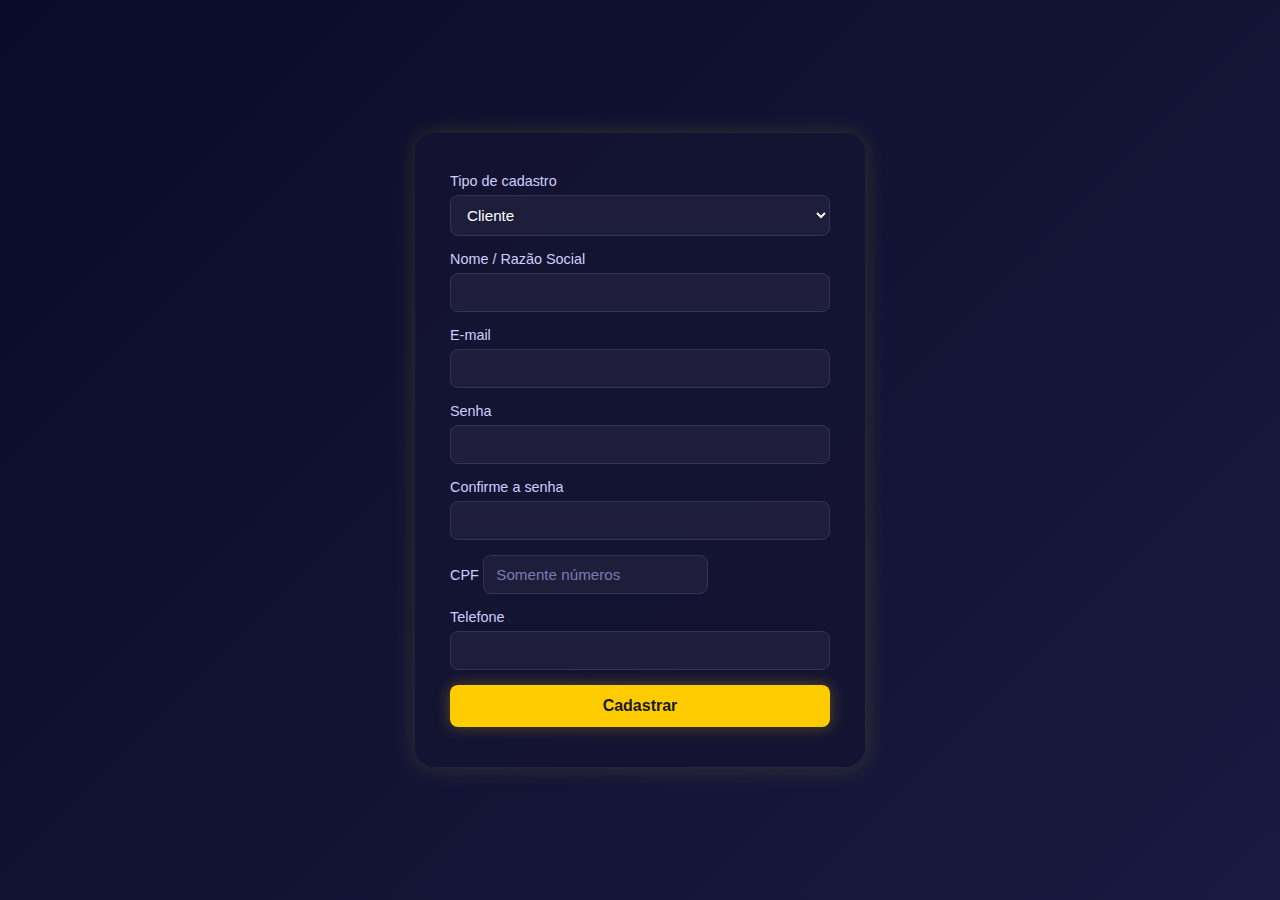
<file: Cadastrar/index.html>
<!DOCTYPE html>
<html lang="pt-br">
<head>
  <meta charset="UTF-8">
  <title>Cadastro</title>
  <link rel="stylesheet" href="style.css">
</head>
<body>
  <form id="formCadastro" method="POST" action="cadastrar.php">
    <label>Tipo de cadastro</label>
    <select name="tipo" id="tipoCadastro">
      <option value="Cliente">Cliente</option>
      <option value="Empresa">Empresa</option>
    </select>

    <label>Nome / Razão Social</label>
    <input type="text" name="nome" required>

    <label>E-mail</label>
    <input type="email" name="email" required>

    <label>Senha</label>
    <input type="password" name="senha" required>

    <label>Confirme a senha</label>
    <input type="password" id="confirmarSenha" required>

    <div id="campoCpfCnpj">
      <label id="labelCpfCnpj">CPF</label>
      <input type="text" id="inputCpfCnpj" name="cpf_cnpj" placeholder="Somente números" required>
    </div>

    <label>Telefone</label>
    <input type="text" name="telefone">

    <button type="submit">Cadastrar</button>
  </form>

  <script>
    // Script para mudar label e placeholder do CPF/CNPJ
    const tipoCadastro = document.getElementById('tipoCadastro');
    const labelCpfCnpj = document.getElementById('labelCpfCnpj');
    const inputCpfCnpj = document.getElementById('inputCpfCnpj');
    const form = document.getElementById('formCadastro');
    const confirmarSenha = document.getElementById('confirmarSenha');

    // Atualiza label e placeholder ao mudar tipo
    tipoCadastro.addEventListener('change', () => {
      if(tipoCadastro.value === 'Cliente'){
        labelCpfCnpj.textContent = 'CPF';
        inputCpfCnpj.placeholder = 'Somente números';
      } else {
        labelCpfCnpj.textContent = 'CNPJ';
        inputCpfCnpj.placeholder = 'Somente números';
      }
    });

    // Valida senha antes de enviar
    form.addEventListener('submit', (e) => {
      if(form.senha.value !== confirmarSenha.value){
        e.preventDefault();
        alert("As senhas não conferem!");
      }
    });
  </script>
</body>
</html>
</file>
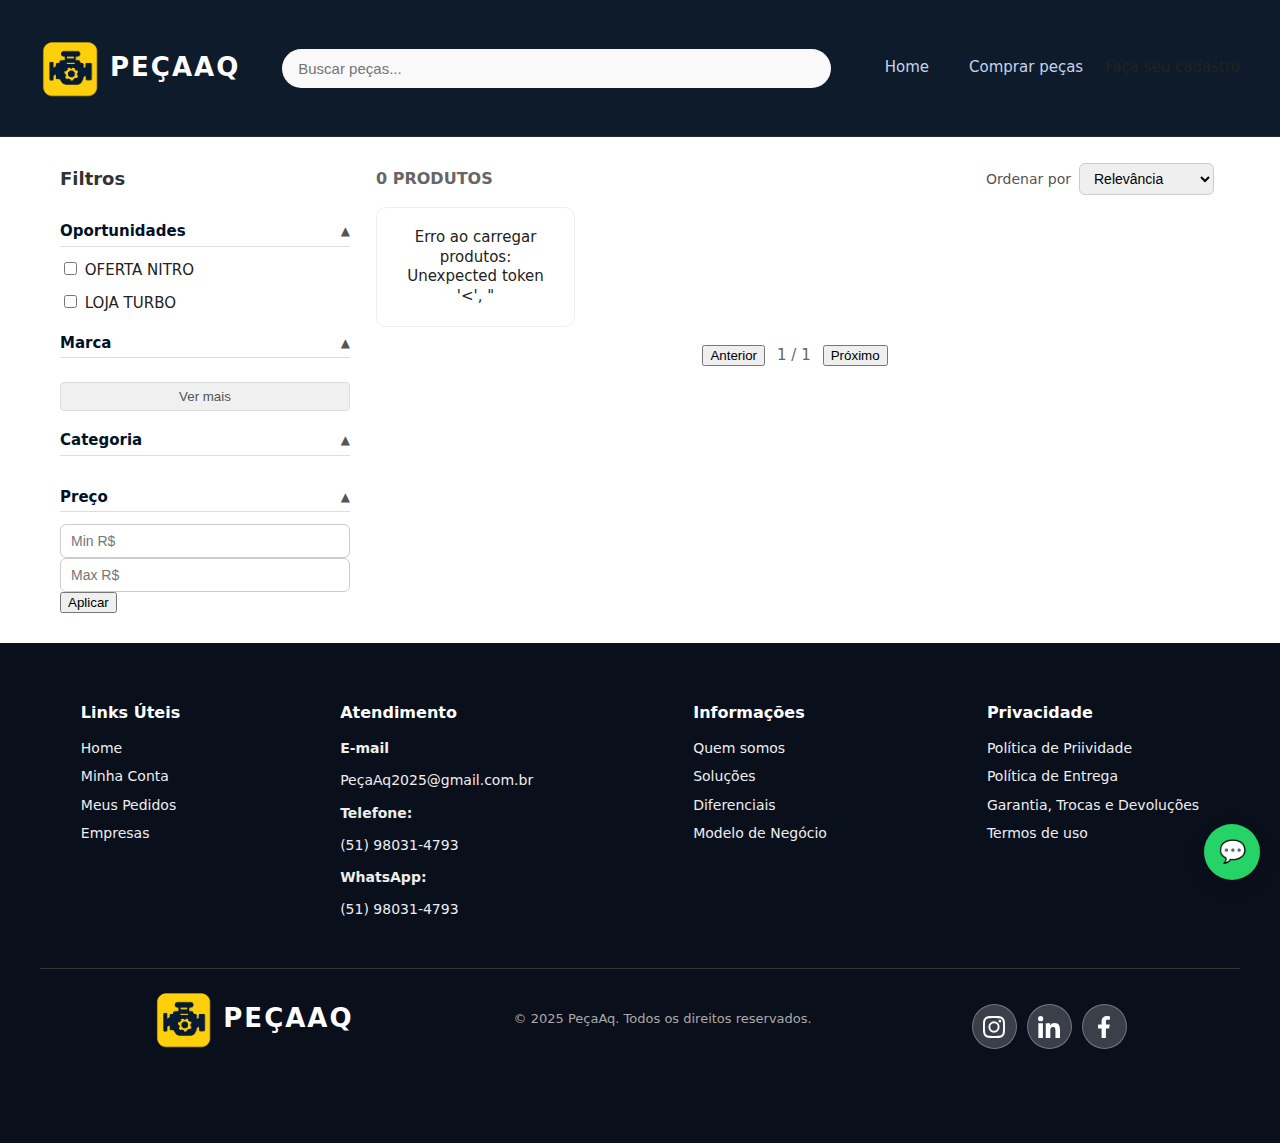
<file: Produtos/index.html>
<!doctype html>
<html lang="pt-BR">
<head>
  <meta charset="utf-8" />
  <meta name="viewport" content="width=device-width, initial-scale=1" />
  <title>PeçaAq - Catálogo de Peças</title>
  <!-- Link para seu CSS existente (ajuste se necessário) -->
  <link rel="stylesheet" href="style.css">
</head>
<body>
  <header class="header">
    <div class="header__inner">
      <a href="../LaningPage/indexLandingPage.html" class="brand" aria-label="Página inicial">
        <img src="../Produtos/img/LogoPecaAq4.png" alt="Logo" class="brand__logo" />
        <span class="brand__name">PEÇAAQ</span>
      </a>

      <div class="search-wrap">
        <input id="searchInput" placeholder="Buscar peças..." autocomplete="off">
        <ul id="suggestions" class="suggestions hidden"></ul>
      </div>

      <nav class="nav" aria-label="Principal">
        <a href="../LaningPage/indexLandingPage.html">Home</a>
        <a href="../Produtos/index.html">Comprar peças</a>
      </nav>
       
        <div id="user-area">Faça seu cadastro</div>
      

      <button class="nav__toggle" aria-label="Abrir menu" aria-expanded="false">
        <span></span><span></span><span></span>
      </button>
    </div>
  </header>

  <main class="container main-grid">
    <aside class="sidebar">
      <h2>Filtros</h2>

      <section class="filter-block">
        <h3>Oportunidades</h3>
        <label><input type="checkbox" data-filter="opportunity" value="oferta-nitro" /> OFERTA NITRO</label>
        <label><input type="checkbox" data-filter="opportunity" value="loja-turbo" /> LOJA TURBO</label>
      </section>

      <section class="filter-block">
        <h3>Marca</h3>
        <div id="brandList" class="checkbox-list"></div>
        <button id="showMoreBrands" class="link-btn" type="button">Ver mais</button>
      </section>

      <section class="filter-block">
        <h3>Categoria</h3>
        <div id="categoryList" class="checkbox-list"></div>
      </section>

      <section class="filter-block">
        <h3>Preço</h3>
        <div class="price-inputs">
          <input id="priceMin" type="number" placeholder="Min R$" />
          <input id="priceMax" type="number" placeholder="Max R$" />
          <button id="applyPrice" class="btn small" type="button">Aplicar</button>
        </div>
      </section>
    </aside>

    <section class="content">
      <div class="content-top">
        <div class="products-count"><span id="productsCount">0</span> PRODUTOS</div>
        <div class="sort-wrap">
          <label for="sortSelect">Ordenar por</label>
          <select id="sortSelect">
            <option value="relevance">Relevância</option>
            <option value="recent">Mais Recentes</option>
            <option value="price-asc">Menor Preço</option>
            <option value="price-desc">Maior Preço</option>
          </select>
        </div>
      </div>

      <div id="productsGrid" class="products-grid"></div>

      <div class="pagination">
        <button id="prevPage" class="btn small" type="button">Anterior</button>
        <span id="pageInfo">1 / 1</span>
        <button id="nextPage" class="btn small" type="button">Próximo</button>
      </div>
    </section>
  </main>

  <button id="whatsappBtn" class="whatsapp" title="Fale conosco no WhatsApp">💬</button>

  <!-- Template do Card de Produto -->
  <template id="productCardTpl">
    <article class="product-card">
      <div class="img-wrap"><img src="" alt="" /></div>
      <h4 class="product-title"></h4>
      <div class="price-area">
        <div class="price">R$ <span class="price-value"></span></div>
        <div class="installments"></div>
      </div>
      <a class="btn buy-btn" href="../Comprar/indexComprar.html">COMPRAR AGORA</a>
    </article>
  </template>

  <footer class="site-footer">
    <div class="container footer-content">
      <div class="footer-section">
        <h4>Links Úteis</h4>
        <ul>
          <li><a href="#">Home</a></li>
          <li><a href="#">Minha Conta</a></li>
          <li><a href="#">Meus Pedidos</a></li>
          <li><a href="#">Empresas</a></li>
        </ul>
      </div>
      <div class="footer-section">
        <h4>Atendimento</h4>
        <ul>
          <p><strong>E-mail</strong></p>
          <li><a href="#">PeçaAq2025@gmail.com.br</a></li>
          <p><strong>Telefone:</strong></p>
          <li><a href="#">(51) 98031-4793</a></li>
          <p><strong>WhatsApp:</strong></p>
          <li><a href="#">(51) 98031-4793</a></li>
        </ul>
      </div>
      <div class="footer-section">
        <h4>Informações</h4>
        <ul>
          <li><a href="#">Quem somos</a></li>
          <li><a href="#">Soluções</a></li>
          <li><a href="#">Diferenciais</a></li>
          <li><a href="#">Modelo de Negócio</a></li>
        </ul>
      </div>
      <div class="footer-section">
        <h4>Privacidade</h4>
        <ul>
          <li><a href="#">Política de Priividade</a></li>
          <li><a href="#">Política de Entrega</a></li>
          <li><a href="#">Garantia, Trocas e Devoluções</a></li>
          <li><a href="#">Termos de uso</a></li>
        </ul>
      </div>
    </div>
    <div class="copyright">
      <div class="copyright-img">
         <img src="../Produtos/img/LogoPecaAq4.png" alt="Logo" class="brand__logo" />
         <span class="footer__logo">PEÇAAQ</span>
      </div>
      <div>
          &copy; 2025 PeçaAq. Todos os direitos reservados.
      </div>
      <div class="social-buttons">
          <a href="https://www.instagram.com" target="_blank" class="social-btn instagram"><img src="../Produtos/img/Instagram.svg" alt=""></a>
          <a href="https://www.linkedin.com" target="_blank" class="social-btn linkedin"><img src="../Produtos/img/Linkedin.svg" alt=""></a>
          <a href="mailto:contato@pecaaq.com.br" class="social-btn gmail"><img src="../Produtos/img/Facebook.svg" alt=""></a>
      </div>
    </div>
  </footer>

  <!-- Script: ajuste o nome se o seu arquivo JS for diferente -->
  <script src="script.js"></script>
<script src="../headerProfile.js"></script></body>
</html>
</file>
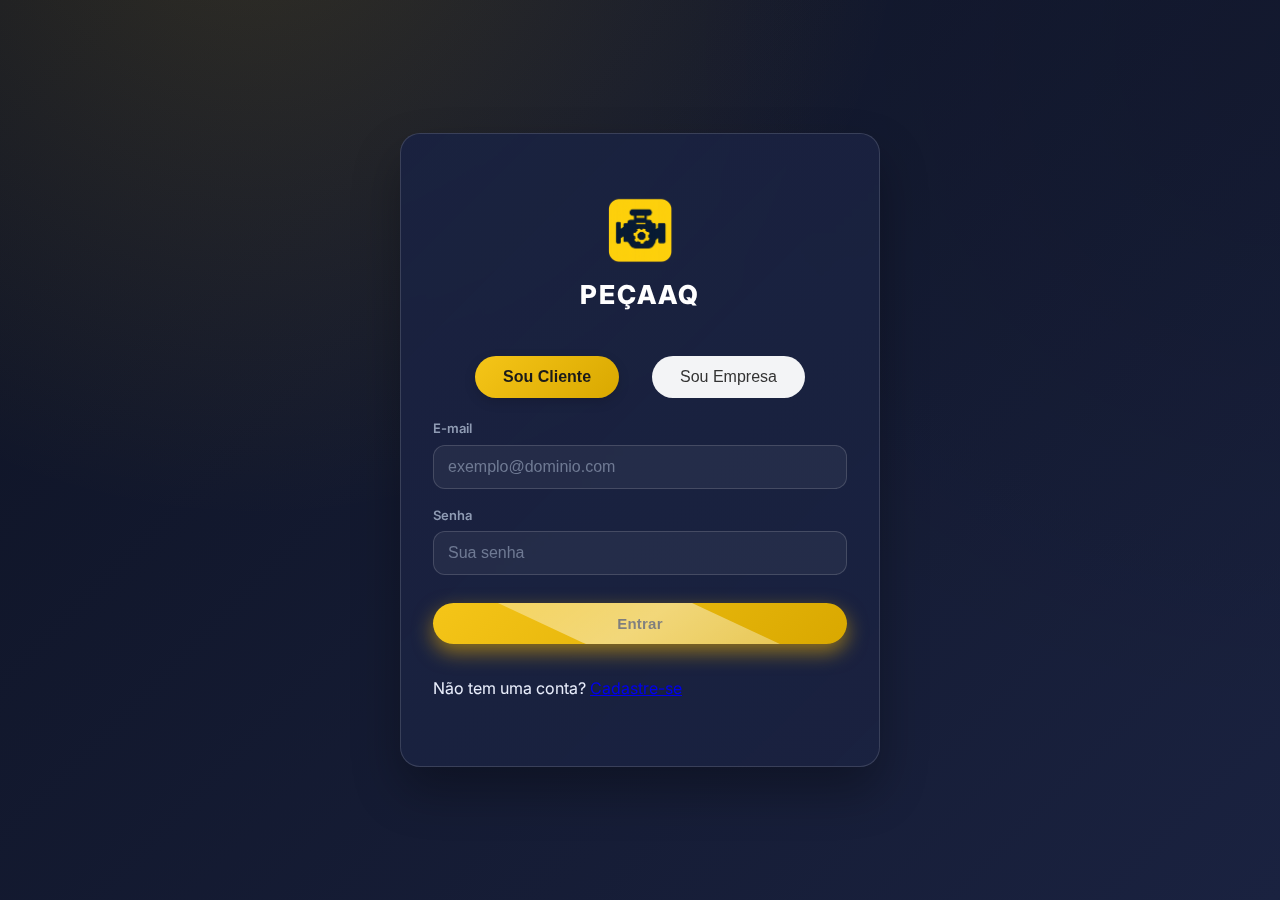
<file: Login/indexLogin.html>
<!DOCTYPE html>
<html lang="pt-br">

<head>
    <meta charset="utf-8" />
    <meta name="viewport" content="width=device-width, initial-scale=1" />
    <title>PeçaAq - Login</title>
    <link rel="preconnect" href="https://fonts.googleapis.com">
    <link rel="preconnect" href="https://fonts.gstatic.com" crossorigin>
    <link href="https://fonts.googleapis.com/css2?family=Inter:wght@400;500;600;700&display=swap" rel="stylesheet">
    <link rel="stylesheet" href="styleLogin.css" />
</head>

<body>
    <main class="login-container">
        <section class="login-card" aria-label="Login do PeçaAq">

            <!-- LOGO CENTRAL -->
            <div class="logo-container">
                <img src="imgLogin/LogoPecaAq4.png" alt="Logo PeçaAq" class="logo">
                <span class="brand__name">PEÇAAQ</span>
            </div>

            <!-- Abas de ação: Sou Cliente / Sou Empresa -->
            <div class="tab-selector" aria-label="Seleção de tela">
                <button class="tab active" data-tab="cliente">Sou Cliente</button>
                <button class="tab" data-tab="empresa">Sou Empresa</button>
            </div>

            <!-- Conteúdo dinâmico -->
            <div class="content-area">

                <!-- Login Cliente -->
                <form id="form-cliente" class="login-form active" autocomplete="on" novalidate method="POST" action="login.php">
                    <input type="hidden" name="tipo" value="Cliente">
                    <div class="form-field">
                        <label for="email-cliente">E-mail</label>
                        <input type="email" id="email-cliente" name="login" placeholder="exemplo@dominio.com" required />
                    </div>
                    <div class="form-field">
                        <label for="senha-cliente">Senha</label>
                        <input type="password" id="senha-cliente" name="senha" placeholder="Sua senha" required />
                    </div>
                    <button type="submit" class="primary-btn btn-modern">Entrar</button>

                    <!-- Link de cadastro -->
                    <p class="hint">
                        Não tem uma conta? 
                  <a href="../Cadastrar/index.html" class="link-to-cadastro">Cadastre-se</a>


                    </p>
                </form>

                <!-- Login Empresa -->
                <form id="form-empresa" class="login-form" autocomplete="on" novalidate method="POST" action="login.php" style="display:none;">
                    <input type="hidden" name="tipo" value="Empresa">
                    <div class="form-field">
                        <label for="cnpj">CNPJ</label>
                        <input type="text" id="cnpj" name="login" placeholder="00.000.000/0000-00" required />
                    </div>
                    <div class="form-field">
                        <label for="senha-empresa">Senha</label>
                        <input type="password" id="senha-empresa" name="senha" placeholder="Sua senha" required />
                    </div>
                    <button type="submit" class="primary-btn btn-modern">Entrar</button>

                    <!-- Link de cadastro -->
                    <p class="hint">
                        Não tem uma conta? 
                <a href="../Cadastrar/index.html" class="link-to-cadastro">Cadastre-se</a>


                    </p>
                </form>

            </div>
        </section>
    </main>
<script src="../headerProfile.js"></script>
    <script src="scriptLogin.js"></script>
</body>
</html>
</file>
<file: Cadastrar/style.css>
/* =========================
   ESTILO GERAL
========================= */
body {
  margin: 0;
  padding: 0;
  font-family: "Poppins", sans-serif;
  background: linear-gradient(135deg, #0a0a2a, #1a1a40);
  color: #fff;
  height: 100vh;
  display: flex;
  justify-content: center;
  align-items: center;
}

/* =========================
   CONTAINER DO FORMULÁRIO
========================= */
form {
  background: rgba(20, 20, 50, 0.9);
  padding: 40px 35px;
  border-radius: 20px;
  box-shadow: 0 0 25px rgba(255, 255, 0, 0.15);
  width: 380px;
  max-width: 90%;
  display: flex;
  flex-direction: column;
}

/* =========================
   TÍTULOS E LABELS
========================= */
label {
  margin-bottom: 6px;
  font-size: 0.9rem;
  font-weight: 500;
  color: #cfcffc;
}

/* =========================
   CAMPOS DE ENTRADA
========================= */
input,
select {
  background: #1e1e3a;
  border: 1px solid #33335a;
  border-radius: 8px;
  color: #fff;
  font-size: 0.95rem;
  padding: 10px 12px;
  margin-bottom: 15px;
  outline: none;
  transition: 0.2s;
}

input::placeholder {
  color: #7a7ab3;
}

input:focus,
select:focus {
  border-color: #ffcc00;
  box-shadow: 0 0 5px #ffcc00;
}

/* =========================
   BOTÃO
========================= */
button {
  background: #ffcc00;
  color: #1a1a1a;
  font-weight: bold;
  border: none;
  padding: 12px;
  border-radius: 8px;
  cursor: pointer;
  font-size: 1rem;
  transition: 0.3s;
  box-shadow: 0 0 15px rgba(255, 204, 0, 0.3);
}

button:hover {
  background: #ffe066;
  box-shadow: 0 0 25px rgba(255, 204, 0, 0.6);
}

/* =========================
   LINK DE ENTRAR
========================= */
a {
  color: #a780ff;
  text-decoration: none;
  font-weight: 500;
}

a:hover {
  color: #d5b3ff;
  text-decoration: underline;
}

/* =========================
   TEXTO INFERIOR
========================= */
form p {
  text-align: center;
  font-size: 0.9rem;
  margin-top: 10px;
}

form p a {
  color: #a780ff;
}

/* =========================
   RESPONSIVIDADE
========================= */
@media (max-width: 480px) {
  form {
    width: 90%;
    padding: 30px 25px;
  }

  button {
    font-size: 0.95rem;
  }
}
</file>
<file: Produtos/style.css>
/*
  ==========================================
  Seção: Variáveis e Estilos Globais
  - Define cores, espaçamentos e fontes para fácil customização.
  - Aplica estilos básicos a todo o corpo do site e ao container principal.
  ==========================================
*/
:root {
    --bg: #ffffff;
    /* fundo branco clean */
    --card: #f9f9f9;
    /* leve cinza para cartões */
    --accent: #001228;
    /* azul escuro principal */
    --highlight: #FFD300;
    /* amarelo destaque */
    --muted: #666;
    /* cinza secundário */
    --radius: 12px;
    --gap: 20px;
    --container: 1200px;
    font-family: Inter, system-ui, -apple-system, "Segoe UI", Roboto, "Helvetica Neue", Arial;
}

* {
    box-sizing: border-box;
    /* Garante que padding e border sejam incluídos na largura/altura de um elemento */
}

body {
    margin: 0;
    /* Remove a margem padrão do body */
    background: var(--bg);
    /* Aplica a cor de fundo definida na variável */
    color: #222;
    /* Define a cor padrão do texto */
    font-size: 15px;
    /* Define o tamanho da fonte padrão */
    line-height: 1.3;
    /* Define a altura da linha para melhor legibilidade */
}

.container {
    max-width: var(--container);
    /* Limita a largura do container */
    margin: 0 auto;
    /* Centraliza o container na página */
    padding: var(--gap);
    /* Adiciona um padding interno */
}

/*
  ==========================================
  Seção: Header Profissional
  - Estiliza o cabeçalho do site com uma barra de busca e links de navegação separados.
  - O visual é moderno, limpo e profissional.
  ==========================================
*/

/* ===============================
   HEADER PROFISSIONAL PADRÃO
   =============================== */

.header {
  position: sticky;
  top: 0;
  z-index: 100;
  background: #0D1B2A;
  border-bottom: 1px solid rgba(255, 255, 255, 0.08);
  padding: 0.5rem 2rem;
}

.header__inner {
  display: flex;
  align-items: center;
  justify-content: center;
  max-width: 1200px;
  height: 120px;
  margin: 0 auto;
  gap: 10px;
}

/* Marca (logo + nome) */
.brand {
  display: flex;
  align-items: center;
    gap: 10px;
  text-decoration: none;
}

.brand__logo {
  width: 60px;
  height: 60px;
  object-fit: contain;
}

.brand__name {
    font-size: 26px; /* aumentei o tamanho da fonte */
    font-weight: 800; /* deixei mais grossa */
    color: #fff;
    letter-spacing: 2px; /* espaçamento entre letras */
    text-transform: uppercase; /* deixa em maiúsculas (opcional) */
}

/* Barra de busca */
.search-wrap {
  flex: 1;
  margin: 0 2rem;
  display: flex;
  justify-content: center;
  align-items: center;
  max-width: 600px;
  position: relative; /* <-- ESSENCIAL */
}

.search-wrap input {
  width: 100%;
  padding: 10px 15px;
  border-radius: 25px;
  border: 1px solid transparent;
  font-size: 15px;
  background-color: #f9f9f9;
  transition: 0.3s ease;
}

.search-wrap input:focus {
  outline: none;
  border-color: var(--accent, #2e8b3a);
  box-shadow: 0 0 0 3px rgba(46, 139, 58, 0.2);
}


 /* Lista de sugestões */
.suggestions {
  position: absolute;
  top: 100%; /* aparece logo abaixo do input */
  left: 0;
  width: 100%;
  background: #fff;
  border: 1px solid #ddd;
  border-radius: 8px;
  margin-top: 5px;
  padding: 0;
  list-style: none;
  box-shadow: 0 4px 12px rgba(0,0,0,0.1);
  max-height: 250px;
  overflow-y: auto;
  z-index: 200; /* acima de tudo */
}

/* Esconde a lista */
.suggestions.hidden {
  display: none;
}

/* Cada item da lista */
.suggestions li {
  padding: 10px 15px;
  font-size: 15px;
  color: #333;
  cursor: pointer;
  transition: background 0.2s ease;
}

/* Hover bonito */
.suggestions li:hover {
  background: #f2f4f8;
}

/* Para destacar parte do texto pesquisado */
.suggestions li strong {
  color: var(--accent, #2e8b3a);
}
/* Navegação */
.nav {
  display: flex;
  gap: 1rem;
}

.nav a {
  padding: .5rem .75rem;
  border-radius: 6px;
  color: #c8d2ee;
  font-weight: 500;
  text-decoration: none;
  transition: 0.3s;
}

.nav a:hover {
  background: #162139;
  color: #fff;
}

/* Botão destaque (cadastro/login) */
.btn-primary {
  background: var(--accent, #2e8b3a);
  color: #fff;
  border: none;
  padding: 10px 18px;
  border-radius: 25px;
  font-weight: 600;
  text-decoration: none;
  transition: background 0.2s ease, transform 0.2s ease;
}

.btn-primary:hover {
  background: #16712f;
  transform: translateY(-2px);
}

/* Toggle menu (mobile) */
.nav__toggle {
  display: none;
  flex-direction: column;
  gap: 4px;
  background: none;
  border: 0;
  cursor: pointer;
}

.nav__toggle span {
  width: 22px;
  height: 2px;
  background: #c8d2ee;
  border-radius: 2px;
}

/* Responsivo */
@media (max-width: 768px) {
  .search-wrap {
    display: none;
  }

  .nav {
    display: none;
  }

  .nav__toggle {
    display: flex;
  }
}

/*
  ==========================================
  Seção: Main Grid e Sidebar (Estilo CompreSuaPeca.com.br)
  - Estrutura a área principal em duas colunas: filtros e produtos.
  - Estiliza a barra lateral (sidebar) para os filtros, com base no site de referência.
  ==========================================
*/
.main-grid {
    display: grid;
    grid-template-columns: 290px 1fr;
    /* Coluna para a sidebar e para o conteúdo principal */
    gap: var(--gap);
    padding: 20px 16px;
}

.sidebar {
    background: #fff; /* fundo branco padrão */
    padding: 10px 0;  /* menos padding */
    border: none;     /* remove borda */
    height: auto;     /* altura natural */
    box-shadow: none; /* remove sombra */
    display: flex;
    flex-direction: column;
    gap: 20px;
}

/* Título principal */
.sidebar h2 {
    margin: 0 0 12px 0;
    font-size: 18px;
    font-weight: 700;
    color: #333;
    border: none;  /* sem borda inferior */
    padding: 0;
}

.filter-block {
    display: flex;
    flex-direction: column;
    gap: 12px;
}

/* Títulos das seções de filtro */
.filter-block h3 {
    margin: 0;
    font-size: 15px;
    font-weight: 600;
    color: var(--accent);
    border-bottom: 1px solid #ddd;
    padding-bottom: 4px;
    cursor: pointer;
    display: flex;
    justify-content: space-between;
    align-items: center;
}

.filter-block h3::after {
    content: '▲';
    /* Caractere de seta para indicar expansão/contração */
    font-size: 12px;
    color: #555;
    transition: transform 0.2s ease;
}

.filter-block.collapsed h3::after {
    transform: rotate(180deg);
    /* Rotação da seta quando colapsado */
}

.filter-block .filter-content {
    display: block;
    /* Conteúdo visível por padrão */
}

.filter-block.collapsed .filter-content {
    display: none;
    /* Conteúdo oculto quando colapsado */
}

.checkbox-list {
    display: flex;
    flex-direction: column;
    gap: 8px;
    max-height: 180px;
    /* Limita a altura da lista para adicionar scrollbar */
    overflow-y: auto;
    /* Adiciona scrollbar vertical quando necessário */
    padding-right: 4px;
}

.checkbox-list label {
    display: flex;
    align-items: center;
    gap: 10px;
    cursor: pointer;
    color: #333;
    font-size: 14px;
    user-select: none;
    /* Impede a seleção de texto ao clicar na label */
    transition: color 0.2s ease;
}

.checkbox-list label:hover {
    color: var(--accent);
    /* Altera a cor do texto ao passar o mouse */
}

/* Estilização do checkbox */
.checkbox-list input[type="checkbox"] {
    -webkit-appearance: none;
    /* Remove o estilo padrão do navegador (para Webkit) */
    appearance: none;
    /* Remove o estilo padrão do navegador (para outros) */
    width: 16px;
    height: 16px;
    border: 1px solid #ccc;
    border-radius: 4px;
    background-color: #f7f7f7;
    cursor: pointer;
    position: relative;
    outline: none;
    transition: background-color 0.2s ease, border-color 0.2s ease;
}

.checkbox-list input[type="checkbox"]:checked {
    background-color: var(--accent);
    /* Altera a cor de fundo quando marcado */
    border-color: var(--accent);
}

.checkbox-list input[type="checkbox"]:checked::after {
    content: '✔';
    /* Adiciona o ícone de check quando marcado */
    color: #fff;
    font-size: 10px;
    position: absolute;
    top: 50%;
    left: 50%;
    transform: translate(-50%, -50%);
    /* Centraliza o ícone de check */
}

.filter-block .link-btn {
    background: #f0f0f0;
    border: 1px solid #ddd;
    color: #555;
    padding: 6px;
    font-weight: 500;
    border-radius: 4px;
    text-align: center;
    transition: all 0.2s ease;
}

.filter-block .link-btn:hover {
    background: #e0e0e0;
    color: #333;
}

.filter-block input[type="number"] {
    width: 100%;
    padding: 8px 10px;
    border-radius: 6px;
    border: 1px solid #ccc;
    font-size: 14px;
}

.content {
    padding: 6px;
}

.content-top {
    display: flex;
    justify-content: space-between;
    align-items: center;
    margin-bottom: 12px;
}

.products-count {
    color: var(--muted);
    font-weight: 600;
    font-size: 16px;
}

.sort-wrap {
    display: flex;
    gap: 8px;
    align-items: center;
}

.sort-wrap label {
    font-size: 14px;
    color: #555;
}

.sort-wrap select {
    padding: 6px 10px;
    border-radius: 6px;
    border: 1px solid #ccc;
    font-size: 14px;
    cursor: pointer;
}

.products-grid {
    display: grid;
    grid-template-columns: repeat(4, 1fr);
    /* 4 colunas de produtos por padrão */
    gap: 14px;
}

/*
  ==========================================
  Seção: Cards de Produtos
  - Estiliza os cards individuais de cada produto.
  - Inclui efeitos de transição para um visual mais dinâmico.
  ==========================================
*/
.product-card {
    background: var(--card);
    border-radius: var(--radius);
    border: 1px solid #e5e5e5;
    overflow: hidden;
    display: flex;
    flex-direction: column;
    justify-content: space-between;
    box-shadow: 0 1px 2px rgba(0, 0, 0, 0.05);
    transition: transform 0.2s ease, box-shadow 0.2s ease;
    cursor: pointer;
    height: 350px;
    width: 200px;
}

.product-card:hover {
    transform: translateY(-3px);
    box-shadow: 0 4px 12px rgba(0, 0, 0, 0.12);
    /* Efeito de elevação ao passar o mouse */
}

.product-card .img-wrap {
    background: #fff;
    display: flex;
    align-items: center;
    justify-content: center;
    padding: 10px;
    border-bottom: 1px solid #f0f0f0;
    height: 160px;
}

.product-card img {
    max-width: 100%;
    max-height: 100%;
    object-fit: contain;
    /* Garante que a imagem se ajuste sem distorcer */
}

.product-card .product-title {
    font-size: 14px;
    font-weight: 500;
    color: #333;
    margin: 10px;
    min-height: 40px;
    line-height: 1.3em;
}

.product-card .price {
    color: #e05c0b;
    /* Cor de destaque para o preço */
    font-size: 18px;
    font-weight: 700;
    margin: 0 10px;
}

.product-card .installments {
    font-size: 13px;
    color: #777;
    margin: 0 10px 10px;
}

.btn-cart,
.buy-btn {
    background: var(--highlight);
    color: var(--accent);
    font-weight: 700;
    border: none;
    border-radius: 25px;
    padding: 10px 20px;
    transition: all 0.3s ease;
}

.btn-cart:hover,
.buy-btn:hover {
    background: var(--accent);
    color: #fff;
}

.product-card .buy-btn {
    display: flex;
    justify-content: center;
    align-items: center;
    background: var(--accent);
    color: #fff;
    border: none;
    border-radius: 4px;
    padding: 12px;
    font-size: 14px;
    font-weight: 600;
    cursor: pointer;
    margin: 0 10px 12px;
    width: calc(100% - 20px);
    transition: background 0.2s ease;
    text-decoration: none; /* remove o sublinhado */
}

.product-card .buy-btn:hover {
    background: #16712f;
}

/*
  ==========================================
  Seção: Paginação e Botão WhatsApp
  - Estiliza os botões de navegação da página.
  - Define a posição e o estilo do botão flutuante do WhatsApp.
  ==========================================
*/
.pagination {
    display: flex;
    gap: 12px;
    justify-content: center;
    align-items: center;
    margin-top: 18px;
    color: var(--muted);
}

.whatsapp {
    position: fixed;
    /* Fixa a posição do botão na tela */
    right: 20px;
    /* Distância da borda direita */
    bottom: 20px;
    /* Distância da borda inferior */
    width: 56px;
    height: 56px;
    border-radius: 50%;
    /* Transforma o botão em um círculo */
    border: 0;
    background: #25d366;
    color: white;
    font-size: 22px;
    box-shadow: 0 6px 18px rgba(0, 0, 0, 0.2);
    cursor: pointer;
}

/*
  ==========================================
  Seção: Rodapé (Footer)
  - Estrutura e estiliza o rodapé do site.
  - Inclui seções para contato, links úteis e redes sociais.
  ==========================================
*/
.site-footer {
    background:#0a0f1c;
    background-size: cover; /* cobre todo o footer */
    color: #eee;
    padding: 40px;
    font-size: 14px;
    height: 500px;
}


.footer-content {
    display: flex;
    justify-content: center;
    /* centraliza horizontalmente */
    gap: 160px;
    /* distância entre as colunas, ajuste se quiser */
    padding-bottom: 25px;
    margin-bottom: 20px;
}

.footer-section {
    text-align: left;
    /* mantém os textos alinhados à esquerda dentro de cada coluna */
}

.footer-section h4 {
    color: #fff;
    font-size: 16px;
    margin-top: 0;
    margin-bottom: 15px;
}


.footer-section {
    gap: 0;
}

.footer-section ul {
    list-style: none;
    padding: 0;
    margin: 0;
}

.footer-section ul li {
    margin-bottom: 10px;
}

.footer-section ul li a {
    color: #eee;
    text-decoration: none;
    transition: color 0.2s ease;
}

.footer-section ul li a:hover {
    color: var(--accent);
    /* Altera a cor do link ao passar o mouse */
}

.copyright {
    font-size: 13px;
    color: #aaa;
    display: flex;
    justify-content: center;
    align-items: center;
    gap: 160px; /* distância entre os 3 blocos */
    border-top: 1px solid #333;
    padding-top: 20px;
}

.copyright-img {
    display: flex; 
    align-items: center; /* alinha verticalmente logo e texto */
    gap: 10px; /* espaço entre logo e nome */
}

.footer_logo {
    width: 40px; /* ajuste conforme o tamanho da sua logo */
    height: auto;
}

.footer__logo {
    font-size: 26px; /* aumentei o tamanho da fonte */
    font-weight: 800; /* deixei mais grossa */
    color: #fff;
    letter-spacing: 2px; /* espaçamento entre letras */
    text-transform: uppercase; /* deixa em maiúsculas (opcional) */
}

.footer-bottom {
    display: flex;
    justify-content: space-between;
    align-items: center;
    padding-top: 20px;
    border-top: 1px solid #555;
}

.social-buttons {
    display: flex;          /* coloca os botões lado a lado */
    gap: 10px;              /* espaço entre eles */
    justify-content: center; /* centraliza no container */
    margin-top: 15px;       /* opcional: dá um respiro */
}

.social-btn {
    display: flex; 
    align-items: center; 
    justify-content: center; 
    width: 45px;
    height: 45px;
    background: rgba(255, 255, 255, 0.2);
    backdrop-filter: blur(4px);
    border-radius: 50%;
    text-decoration: none;
    transition: transform 0.2s, background-color 0.2s, box-shadow 0.2s;
    border: 1px solid rgba(255, 255, 255, 0.3);
}

.social-btn img {
    width: 22px;
    height: 22px;
}

.social-btn:hover {
    transform: scale(1.1);
    background: rgba(255, 255, 255, 0.35);
    box-shadow: 0 4px 12px rgba(0,0,0,0.2);
}
/*
  ==========================================
  Seção: Responsividade Geral
  - Ajusta o layout para diferentes tamanhos de tela (mobile e tablets).
  ==========================================
*/
/* ==========================================
   Responsividade Atualizada
========================================== */

/* Desktop grande (>1200px) */
@media (min-width: 1200px) {
    .container {
        max-width: 1200px;
        padding: var(--gap);
    }

    .products-grid {
        grid-template-columns: repeat(4, 1fr);
    }

    .main-grid {
        grid-template-columns: 290px 1fr;
        gap: var(--gap);
    }
}

/* Laptops e desktops médios (1000px - 1199px) */
@media (max-width: 1199px) and (min-width: 1000px) {
    .products-grid {
        grid-template-columns: repeat(3, 1fr);
    }

    .main-grid {
        grid-template-columns: 240px 1fr;
        padding: 20px 14px;
    }

    .header__inner {
        justify-content: space-between;
    }
}

/* Tablets grandes (800px - 999px) */
@media (max-width: 999px) and (min-width: 800px) {
    .products-grid {
        grid-template-columns: repeat(2, 1fr);
    }

    .main-grid {
        grid-template-columns: 1fr;
        padding: 16px;
    }

    .sidebar {
        width: 100%;
        padding: 16px 12px;
    }

    .header__inner {
        flex-direction: column;
        align-items: center;
        gap: 15px;
    }

    .search-wrap {
        margin: 10px 0;
        width: 100%;
        max-width: 100%;
    }

    .nav {
        flex-wrap: wrap;
        justify-content: center;
        gap: 10px;
    }
}

/* Tablets pequenos e celulares grandes (600px - 799px) */
@media (max-width: 799px) and (min-width: 600px) {
    .products-grid {
        grid-template-columns: 1fr;
    }

    .main-grid {
        padding: 12px;
    }

    .header__inner {
        gap: 12px;
    }

    .search-wrap {
        max-width: 90%;
    }

    .footer-content {
        flex-direction: column;
        text-align: center;
        gap: 20px;
    }
}

/* Celulares (menos de 600px) */
@media (max-width: 599px) {
    .products-grid {
        grid-template-columns: 1fr;
        gap: 10px;
    }

    .main-grid {
        padding: 8px;
    }

    .header__inner {
        flex-direction: column;
        gap: 10px;
    }

    .brand__logo {
        width: 50px;
        height: 50px;
    }

    .brand__name {
        font-size: 20px;
    }

    .search-wrap {
        margin: 5px 0;
        width: 100%;
    }

    .nav a, .btn-primary {
        font-size: 14px;
        padding: 8px 14px;
    }

    .sidebar {
        padding: 12px 8px;
    }

    .footer-section h4 {
        border-left: none;
        border-bottom: 2px solid var(--accent);
        padding-bottom: 5px;
        display: inline-block;
        font-size: 14px;
    }
}

/* Extra Mobile: muito pequeno (<400px) */
@media (max-width: 399px) {
    .product-card {
        width: 100%;
        height: auto;
    }

    .product-card .img-wrap {
        height: 140px;
    }

    .buy-btn {
        padding: 10px;
        font-size: 13px;
    }
}
.perfil-info {
  display: flex;
  align-items: center;
  gap: 8px;
  color: white;
}

.perfil-icon {
  width: 28px;
  height: 28px;
  border-radius: 50%;
}

#logoutBtn {
  background: transparent;
  border: none;
  color: #ff6666;
  cursor: pointer;
  font-size: 0.9em;
}
</file>
<file: Login/styleLogin.css>
/* =====================  
   CSS ajustado ao HTML fornecido  
   ======================= */  

/* Variáveis (mantidas) */  
:root {  
  --bg: #0e1324;  
  --card: #1a2240;  
  --primary-start: #f5c518;  
  --primary-end: #d9a800;  
  --text: #e9eefc;  
  --muted: #8f9bb3;  
  --muted-dark: #6f7a98;  
  --shadow: rgba(0, 0, 0, 0.3);  
  --surface: rgba(255, 255, 255, 0.07);  
  --surface-2: rgba(255, 255, 255, 0.14);  
  --radius: 16px;  
  --radius-lg: 20px;  
  --focus: 0 0 0 5px rgba(245, 197, 24, 0.25);  
  --error: #ff6b6b;  
}  

/* Reset rápido de box sizing (já existente no seu código) */  
*, *::before, *::after { box-sizing: border-box; }  

/* Corpo e fundo (mantidos) */  
html, body {  
  height: 100%;  
  margin: 0;  
  font-family: 'Inter', -apple-system, BlinkMacSystemFont, 'Segoe UI', Roboto, Oxygen, Ubuntu, Cantarell, 'Open Sans', 'Helvetica Neue', sans-serif;  
  background:  
    radial-gradient(circle at 20% -15%, rgba(245, 197, 24, 0.15), transparent 45%),  
    radial-gradient(circle at 100% 5%, rgba(0, 0, 0, 0.12), transparent 45%),  
    linear-gradient(135deg, var(--bg) 0%, var(--card) 100%);  
  color: var(--text);  
  -webkit-font-smoothing: antialiased;  
  -moz-osx-font-smoothing: grayscale;  
  line-height: 1.6;  
  -webkit-text-size-adjust: 100%;  
}  

/* Layout do container de login (centrado) */  
.login-container {  
  min-height: 100vh;  
  display: grid;  
  place-items: center;  
  padding: 2.5rem;  
}  

/* Card */  
.login-card {  
  width: 100%;  
  max-width: 480px;  
  background: linear-gradient(135deg, rgba(26, 34, 64, 0.95), rgba(26, 34, 64, 0.9));  
  border-radius: var(--radius-lg);  
  padding: 2.5rem 2rem 3rem;  
  border: 1px solid var(--surface-2);  
  box-shadow: 0 24px 48px var(--shadow);  
  backdrop-filter: saturate(1.15) blur(3.5px);  
  overflow: hidden;  
  position: relative;  
      padding-top: 60px; /* ajusta de acordo com o tamanho da logo */

  /* mantém o resto do estilo existente (não tocar) */  
}  

/* Logo no canto superior esquerdo - container dentro do card */  
.logo-container {
    display: flex;
    flex-direction: column; /* logo em cima, texto embaixo */
    align-items: center;    /* centraliza horizontalmente */
    justify-content: center;
    margin-bottom: 25px; /* espaço entre logo e os botões */
}

.logo {
    width: 70px; /* tamanho da logo */
    height: 70px;
    margin-bottom: 10px; /* espaço entre logo e nome */
}

.brand__name {
    font-size: 26px; /* aumentei o tamanho da fonte */
    font-weight: 800; /* deixei mais grossa */
    color: #fff;
    letter-spacing: 2px; /* espaçamento entre letras */
    text-transform: uppercase; /* deixa em maiúsculas (opcional) */
}

/* Marca textual - mantém o estilo atual da marca */  
.brand {  
  position: absolute;  
  top: -10px;  
  left: 0px;  
  width: 45px;  
  height: 45px;  
  display: flex;  
  align-items: center;  
  justify-content: center;  
  padding: 0;  
  z-index: 2;  
  pointer-events: none;  
  background: transparent;  
}  
.brand img {  
  width: 200px;  
  height: 140px;  
  object-fit: contain;  
  display: block;  
  border-radius: 6px;  
}  

/* Opcional: afastar o título da marca para não sobrepor o logo */  
.brand + .brand-title {  
  margin-top: 0.25rem;  
  margin-left: calc(48px + 8px); /* desloca o título para a direita do logo */  
  text-align: left;  
  position: relative;  
}  
.brand-title {  
  font-size: 28px;  
  font-weight: 900;  
  letter-spacing: 1px;  
  margin: 0;  
  color: var(--primary-start);  
  text-align: center;  
  text-shadow: 0 3px 6px rgba(0,0,0,0.25);  
}  
.logo-square {  
  width: 56px;  
  height: 56px;  
  background: linear-gradient(135deg, var(--primary-start), var(--primary-end));  
  border-radius: 18px;  
  display: grid;  
  place-items: center;  
  box-shadow: inset 0 3px 9px rgba(0, 0, 0, 0.28),  
              0 9px 24px rgba(245, 197, 24, 0.3);  
}  
.brand .car-icon {  
  font-size: 28px;  
  line-height: 1;  
  filter: drop-shadow(0 3px 3px rgba(0, 0, 0, 0.3));  
}  

/* Tabs/abas para alternar entre Cliente e Empresa */  
.tab-selector {  
  display: flex;  
  justify-content: center;  
  gap: 33px;  
  margin-bottom: 14px;  
  margin-top: 40px; /* espaçamento abaixo da logo */  
}  
.tab {  
  padding: 12px 28px;  
  font-size: 1rem;  
  border: none;  
  border-radius: 25px;  
  background-color: #f3f4f6;  
  color: #333;  
  font-weight: 500;  
  cursor: pointer;  
  transition: all 0.3s ease;  
}  
.tab.active {  
  background: linear-gradient(135deg, var(--primary-start), var(--primary-end));  
  color: #1a1a1a;  
  font-weight: 700;  
  box-shadow: 0 4px 12px rgba(0,0,0,0.15);  
}  

/* Formulários (Cliente / Empresa) */  
.login-form {  
  display: none;  
  grid-gap: 16px;  
}  
.login-form.active {  
  display: grid;  
}  
.form-field {  
  display: flex;  
  flex-direction: column;  
  gap: 6px;  
}  
.form-field label {  
  font-size: 13px;  
  color: var(--muted);  
  font-weight: 600;  
}  
.form-field input {  
  padding: 12px 14px;  
  border-radius: 12px;  
  border: 1.5px solid rgba(255, 255, 255, 0.15);  
  background: rgba(255, 255, 255, 0.05);  
  color: var(--text);  
  font-size: 16px;  
  font-weight: 500;  
  transition: border-color 0.3s ease, background-color 0.3s ease, box-shadow 0.25s ease;  
  outline-offset: 2px;  
}  
.form-field input::placeholder {  
  color: var(--muted);  
  opacity: 0.7;  
}  
.form-field input:focus {  
  border-color: var(--primary-start);  
  background: rgba(255, 255, 255, 0.08);  
  box-shadow: var(--focus);  
}  

/* Botões de ação (Entrar) moderno com espaçamento já aplicado via classe bean  
   Mantém o estilo anterior, já com espaçamento adequado no padding. */  
/* Botão principal - versão mais moderna e profissional */
/* Espaçamento acima do botão Entrar */
.primary-btn {
  display: inline-flex;
  justify-content: center;
  align-items: center;
  padding: 12px 28px;
  font-weight: 700;
  font-size: 15px;
  letter-spacing: .2px;
  cursor: pointer;
  border: none;
  border-radius: 999px; /* pill suave */
  position: relative;
  overflow: hidden;
  transition: transform 0.25s ease, box-shadow 0.25s ease;
  user-select: none;
  background: linear-gradient(135deg, var(--primary-start), var(--primary-end));
  color: #1a1a1a;
  box-shadow: 0 8px 20px rgba(245, 183, 0, 0.55);
  outline: none;

  /* Espaçamento acima do botão (opção: ajuste conforme necessidade) */
  margin-top: 12px; /* espaço acima, entre o campo anterior e o botão */
}
.primary-btn:hover, .primary-btn:focus-visible {
  transform: translateY(-2px) scale(1.03);
  box-shadow: 0 14px 34px rgba(245, 183, 0, 0.70);
}

/* Efeito de brilho suave passando por baixo (antes do conteúdo) */
.primary-btn::before,
.secondary-btn::before {
  content: "";
  position: absolute;
  top: -50%;
  left: -50%;
  width: 200%;
  height: 200%;
  background: linear-gradient(120deg, transparent, rgba(255, 255, 255, 0.45), transparent);
  transform: rotate(25deg);
  transition: left 0.6s ease;
  pointer-events: none;
  z-index: 0; /* manter o brilho atrás do texto */
}

.primary-btn:hover::before,
.primary-btn:focus-visible::before,
.secondary-btn:hover::before,
.secondary-btn:focus-visible::before {
  left: 100%;
}

/* Botões secundários (se usados) com visual moderno */
.secondary-btn {
  background: rgba(255, 255, 255, 0.12);
  color: var(--text, #eaeaea);
  border: 1px solid rgba(255, 255, 255, 0.3);
  border-radius: 999px;
  padding: 12px 24px;
  box-shadow: 0 4px 14px rgba(0, 0, 0, 0.15);
  transition: transform 0.25s ease, box-shadow 0.25s ease;
}
.secondary-btn:hover,
.secondary-btn:focus-visible {
  transform: translateY(-2px) scale(1.02);
  box-shadow: 0 8px 26px rgba(0, 0, 0, 0.25);
  outline: none;
}
.hide-abas .tab-selector {
  display: none;
}
.content-area {
    margin-top: 20px; /* ou mais, se precisar */
}
.cadastro-rodape-left {
  text-align: left;
}
/* Alinhar o rodapé do cadastro à esquerda */
.cadastro-footer {
  text-align: left; /* garante que o conteúdo fique alinhado à esquerda */
  margin-top: 16px;
  color: #fff;
  /* manter o espaço e estilo já existente */
}
/* Responsivo */
@media (max-width: 520px) {
  .login-card {
    padding: 1.8rem 1.5rem 2.5rem;
  }
  .brand-title {
    font-size: 24px;
  }
  .tab-selector {
    gap: 8px;
  }
  .tab {
    padding: 12px 20px;
  }
  .primary-btn,
  .secondary-btn {
    padding: 14px 28px;
    font-size: 14px;
  }
  .login-card__logo {
    width: 40px;
    height: 40px;
  }
}
</file>
